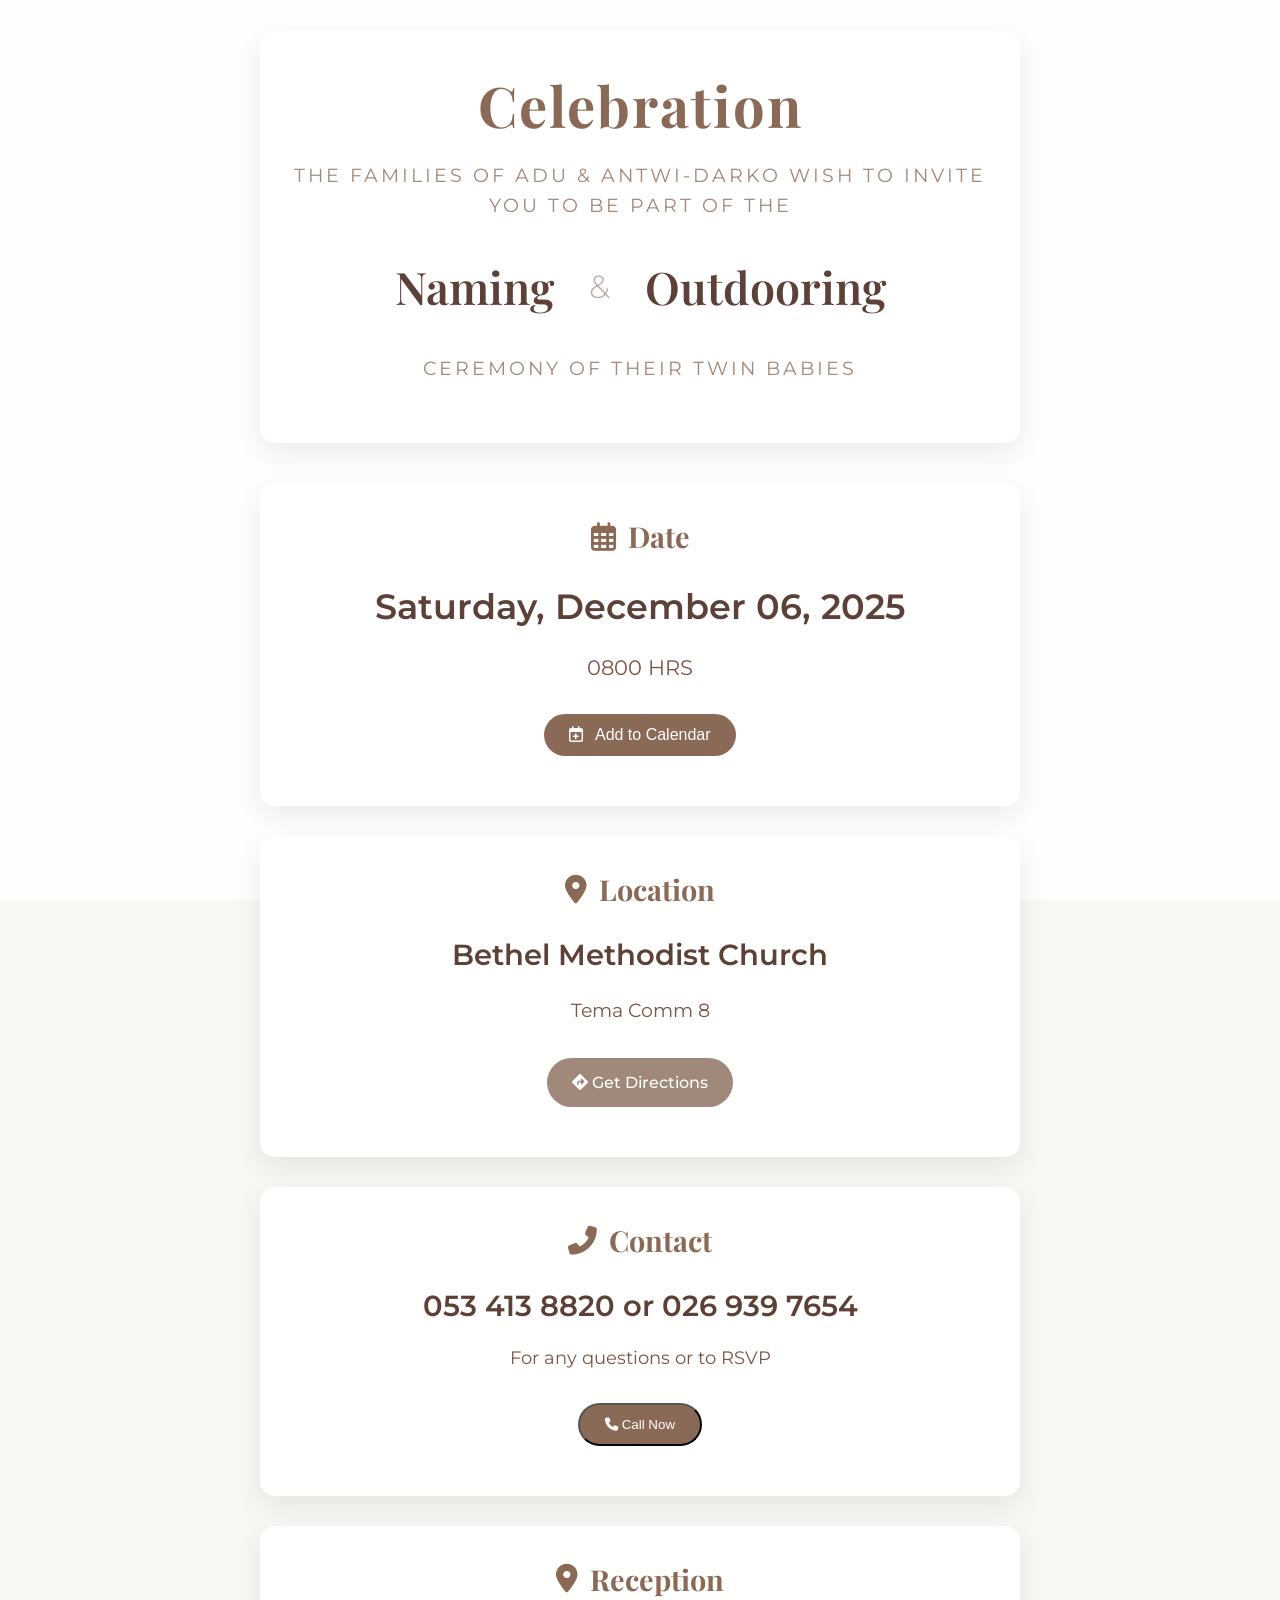
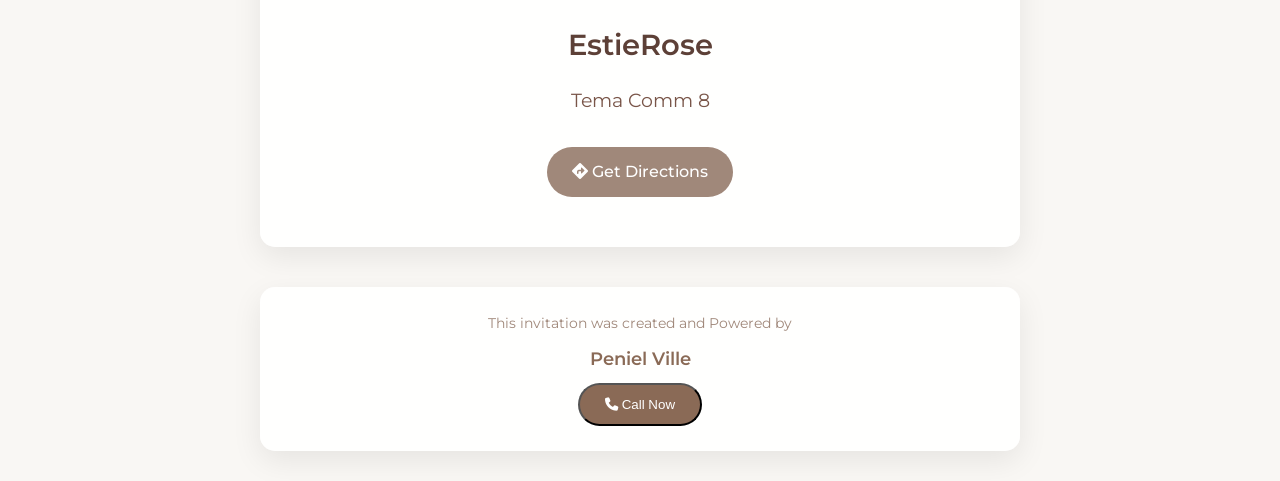
<file: index.html>
<!DOCTYPE html>
<html lang="en">
<head>
    <meta charset="UTF-8">
    <meta name="viewport" content="width=device-width, initial-scale=1.0">
    <title>Adu & Antwi-Darko - Outdooring Ceremony Invitation</title>
    <link rel="stylesheet" href="https://cdnjs.cloudflare.com/ajax/libs/font-awesome/6.4.0/css/all.min.css">
    <link href="https://fonts.googleapis.com/css2?family=Playfair+Display:wght@400;600;700&family=Montserrat:wght@300;400;500&display=swap" rel="stylesheet">
    <link rel="stylesheet" href="/style.css">
   <link rel="stylesheet" href="/responsive.css">
</head>
<body>
    <div class="container">
        <header>
            <h1>Celebration</h1>
            <div class="subtitle">The Families of Adu & Antwi-Darko wish to invite you to be part of the</div>
            
            <div class="couple-names">
                <div class="name">Naming</div>
                <div class="and">&</div>
                <div class="name">Outdooring</div>
            </div>
            
            <p class="subtitle">Ceremony of their twin babies</p>
        </header>
        
        <!-- Date & Calendar Section -->
        <div class="section">
            <h2 class="section-title"><i class="far fa-calendar-alt"></i> Date</h2>
            <div class="date-info">
                <div class="date">Saturday, December 06, 2025</div>
                <div class="time">0800 HRS</div>
                <button class="calendar-btn" id="addToCalendarBtn">
                    <i class="far fa-calendar-plus"></i> Add to Calendar
                </button>
            </div>
        </div>
        
        <!-- Location Section -->
        <div class="section">
            <h2 class="section-title"><i class="fas fa-map-marker-alt"></i> Location</h2>
            <div class="location-info">
                <div class="location">Bethel Methodist Church</div>
                <div class="address">Tema Comm 8</div>
                <a target="_blank" href="https://maps.app.goo.gl/rVMwkoLLuGjv6kPw7?g_st=ipc" class="map-btn">
                    <i class="fas fa-directions"></i> Get Directions
                </a>
            </div>
        </div>
        
        <!-- Contact Section -->
        <div class="section">
            <h2 class="section-title"><i class="fas fa-phone-alt"></i> Contact</h2>
            <div class="contact-info">
                <div class="phone-number">053 413 8820 or 026 939 7654</div>
                <div class="phone-subtext">For any questions or to RSVP</div>
                <button class="call-btn" id="contactCallBtn">
                    <i class="fas fa-phone"></i> Call Now
                </button>
            </div>
        </div>
        
        <!-- Reception Section -->
        <div class="section">
            <h2 class="section-title"><i class="fas fa-map-marker-alt"></i> Reception</h2>
            <div class="location-info">
                <div class="location">EstieRose</div>
                <div class="address">Tema Comm 8</div>
                <a target="_blank" href="https://maps.app.goo.gl/viGDdYcareRw3Sb57?g_st=am

Reception @EstieRose Comm 8, Tema." class="map-btn">
                    <i class="fas fa-directions"></i> Get Directions
                </a>
            </div>
        </div>
        
        <footer>
            <p>This invitation was created and Powered by</p>
            <div class="footer-logo">Peniel Ville</div>
            <button class="call-btn" id="footerCallBtn">
                    <i class="fas fa-phone"></i> Call Now
                </button>
        </footer>
    </div>
    
    <!-- Contact Modal -->
    <div id="contactModal" class="modal">
        <div class="modal-content">
            <span class="close-btn" id="closeContactModal">&times;</span>
            <h2 class="section-title" style="justify-content: flex-start; margin-bottom: 30px;">
                <i class="fas fa-phone-alt"></i> Contact Numbers
            </h2>
            <p style="margin-bottom: 25px; color: #666;">Choose a number to call:</p>
            
            <div class="contact-options">
                <a href="tel:233534138820" class="contact-option">
                    <i class="fas fa-phone"></i>
                    <span>053 413 8820</span>
                </a>
                <a href="tel:233269397654" class="contact-option">
                    <i class="fas fa-phone"></i>
                    <span>026 939 7654</span>
                </a>
            </div>
        </div>
    </div>

    <div id="contactModals" class="modal">
        <div class="modal-content">
            <span class="close-btn" id="closeContactModals">&times;</span>
            <h2 class="section-title" style="justify-content: flex-start; margin-bottom: 30px;">
                <i class="fas fa-phone-alt"></i> Contact Numbers
            </h2>
            <p style="margin-bottom: 25px; color: #666;">Choose a number to call:</p>
            
            <div class="contact-options">
                <a href="tel:233574428980" class="contact-option">
                    <i class="fas fa-phone"></i>
                    <span>057 442 8980</span>
                </a>
                <a href="tel:233249356352" class="contact-option">
                    <i class="fas fa-phone"></i>
                    <span>024 935 6352</span>
                </a>
            </div>
        </div>
    </div>
    
    <!-- Calendar Modal -->
    <div id="calendarModal" class="modal">
        <div class="modal-content">
            <span class="close-btn" id="closeModal">&times;</span>
            <h2 class="section-title" style="justify-content: flex-start; margin-bottom: 30px;">
                <i class="far fa-calendar-alt"></i> Add to Calendar
            </h2>
            <p style="margin-bottom: 20px; color: #666;">Select your calendar to add this event:</p>
            
            <div class="calendar-options">
                <a href="#" class="calendar-option" id="googleCalendar">
                    <i class="fab fa-google"></i>
                    <span>Google Calendar</span>
                </a>
                <a href="#" class="calendar-option" id="appleCalendar">
                    <i class="fab fa-apple"></i>
                    <span>Apple Calendar</span>
                </a>
                <a href="#" class="calendar-option" id="outlookCalendar">
                    <i class="fab fa-microsoft"></i>
                    <span>Outlook</span>
                </a>
                <a href="#" class="calendar-option" id="downloadIcs">
                    <i class="fas fa-download"></i>
                    <span>Download .ics file</span>
                </a>
            </div>
        </div>
    </div>

    <script>
        // Contact Modal Functionality
        const contactCallBtn = document.getElementById('contactCallBtn');
        const footerCallBtn = document.getElementById('footerCallBtn');
        const contactModal = document.getElementById('contactModal');
        const contactModals = document.getElementById('contactModals');
        const closeContactModal = document.getElementById('closeContactModal');
        const closeContactModals = document.getElementById('closeContactModals');
        
        // Open contact modal when "Call Now" is clicked in Contact section
        contactCallBtn.addEventListener('click', function() {
            contactModal.style.display = 'flex';
        });
        
        // Open contact modal when "Call Now" is clicked in Footer
        footerCallBtn.addEventListener('click', function() {
            contactModals.style.display = 'flex';
        });
        
        // Close Contact Section modal when X is clicked
        closeContactModal.addEventListener('click', function() {
            contactModal.style.display = 'none';
        });
        
        // Close Footer modal when X is clicked
        closeContactModals.addEventListener('click', function() {
            contactModals.style.display = 'none';
        });
        
        // Close modals when clicking outside of them
        window.addEventListener('click', function(event) {
            if (event.target === contactModal) {
                contactModal.style.display = 'none';
            }
            if (event.target === contactModals) {
                contactModals.style.display = 'none';
            }
        });
        
        // Calendar Modal Functionality
        const calendarBtn = document.getElementById('addToCalendarBtn');
        const calendarModal = document.getElementById('calendarModal');
        const closeModal = document.getElementById('closeModal');
        
        // Open modal when "Add to Calendar" is clicked
        calendarBtn.addEventListener('click', function() {
            calendarModal.style.display = 'flex';
        });
        
        // Close modal when X is clicked
        closeModal.addEventListener('click', function() {
            calendarModal.style.display = 'none';
        });
        
        // Close modal when clicking outside of it
        window.addEventListener('click', function(event) {
            if (event.target === calendarModal) {
                calendarModal.style.display = 'none';
            }
        });
        
        // Calendar option click handlers
        document.getElementById('googleCalendar').addEventListener('click', function(e) {
            e.preventDefault();
            const eventTitle = 'Naming & Outdooring Ceremony - Adu & Antwi-Darko';
            const eventDescription = 'Naming and Outdooring ceremony of twin babies';
            const location = 'Bethel Methodist Church, Tema Comm 8';
            const startDate = '20251206T080000';
            const endDate = '20251206T120000';
            
            const googleCalendarUrl = `https://calendar.google.com/calendar/render?action=TEMPLATE&text=${encodeURIComponent(eventTitle)}&details=${encodeURIComponent(eventDescription)}&location=${encodeURIComponent(location)}&dates=${startDate}/${endDate}`;
            window.open(googleCalendarUrl, '_blank');
        });
        
        document.getElementById('appleCalendar').addEventListener('click', function(e) {
            e.preventDefault();
            const icsContent = generateICSContent();
            const blob = new Blob([icsContent], { type: 'text/calendar' });
            const url = URL.createObjectURL(blob);
            const link = document.createElement('a');
            link.href = url;
            link.download = 'naming-outdooring.ics';
            document.body.appendChild(link);
            link.click();
            document.body.removeChild(link);
            URL.revokeObjectURL(url);
        });
        
        document.getElementById('outlookCalendar').addEventListener('click', function(e) {
            e.preventDefault();
            const eventTitle = 'Naming & Outdooring Ceremony - Adu & Antwi-Darko';
            const eventDescription = 'Naming and Outdooring ceremony of twin babies';
            const location = 'Bethel Methodist Church, Tema Comm 8';
            const startDate = '2025-12-06T08:00:00';
            const endDate = '2025-12-06T12:00:00';
            
            const outlookUrl = `https://outlook.live.com/calendar/0/deeplink/compose?subject=${encodeURIComponent(eventTitle)}&body=${encodeURIComponent(eventDescription)}&location=${encodeURIComponent(location)}&startdt=${encodeURIComponent(startDate)}&enddt=${encodeURIComponent(endDate)}`;
            window.open(outlookUrl, '_blank');
        });
        
        document.getElementById('downloadIcs').addEventListener('click', function(e) {
            e.preventDefault();
            const icsContent = generateICSContent();
            const blob = new Blob([icsContent], { type: 'text/calendar' });
            const url = URL.createObjectURL(blob);
            const link = document.createElement('a');
            link.href = url;
            link.download = 'naming-outdooring.ics';
            document.body.appendChild(link);
            link.click();
            document.body.removeChild(link);
            URL.revokeObjectURL(url);
        });
        
        // Function to generate ICS file content
        function generateICSContent() {
            const icsContent = `BEGIN:VCALENDAR
VERSION:2.0
PRODID:-//Naming & Outdooring Ceremony//EN
CALSCALE:GREGORIAN
METHOD:PUBLISH
X-WR-CALNAME:Naming & Outdooring Ceremony
X-WR-TIMEZONE:Africa/Accra
BEGIN:VEVENT
UID:naming-outdooring-2025@example.com
DTSTAMP:20251203T000000Z
DTSTART:20251206T080000
DTEND:20251206T120000
SUMMARY:Naming & Outdooring Ceremony - Adu & Antwi-Darko
DESCRIPTION:Naming and Outdooring ceremony of the twin babies of the Adu & Antwi-Darko families
LOCATION:Bethel Methodist Church, Tema Comm 8, Ghana
STATUS:CONFIRMED
SEQUENCE:0
END:VEVENT
END:VCALENDAR`;
            return icsContent;
        }
        
        // Map button click handler
        // document.querySelector('.map-btn').addEventListener('click', function(e) {
        //     e.preventDefault();
        //     alert('This would open a map to the location. ');
        // });
        
        // Gift registry button click handler
        document.querySelector('.gift-btn').addEventListener('click', function(e) {
            e.preventDefault();
            alert('This would open the gift registry. This is a demo.');
        });
        
        // Add some visual effect when page loads
        document.addEventListener('DOMContentLoaded', function() {
            const sections = document.querySelectorAll('.section');
            sections.forEach((section, index) => {
                section.style.opacity = '0';
                section.style.transform = 'translateY(20px)';
                
                setTimeout(() => {
                    section.style.transition = 'opacity 0.6s ease, transform 0.6s ease';
                    section.style.opacity = '1';
                    section.style.transform = 'translateY(0)';
                }, 300 + (index * 200));
            });
        });
    </script>
</body>
</html>
</file>
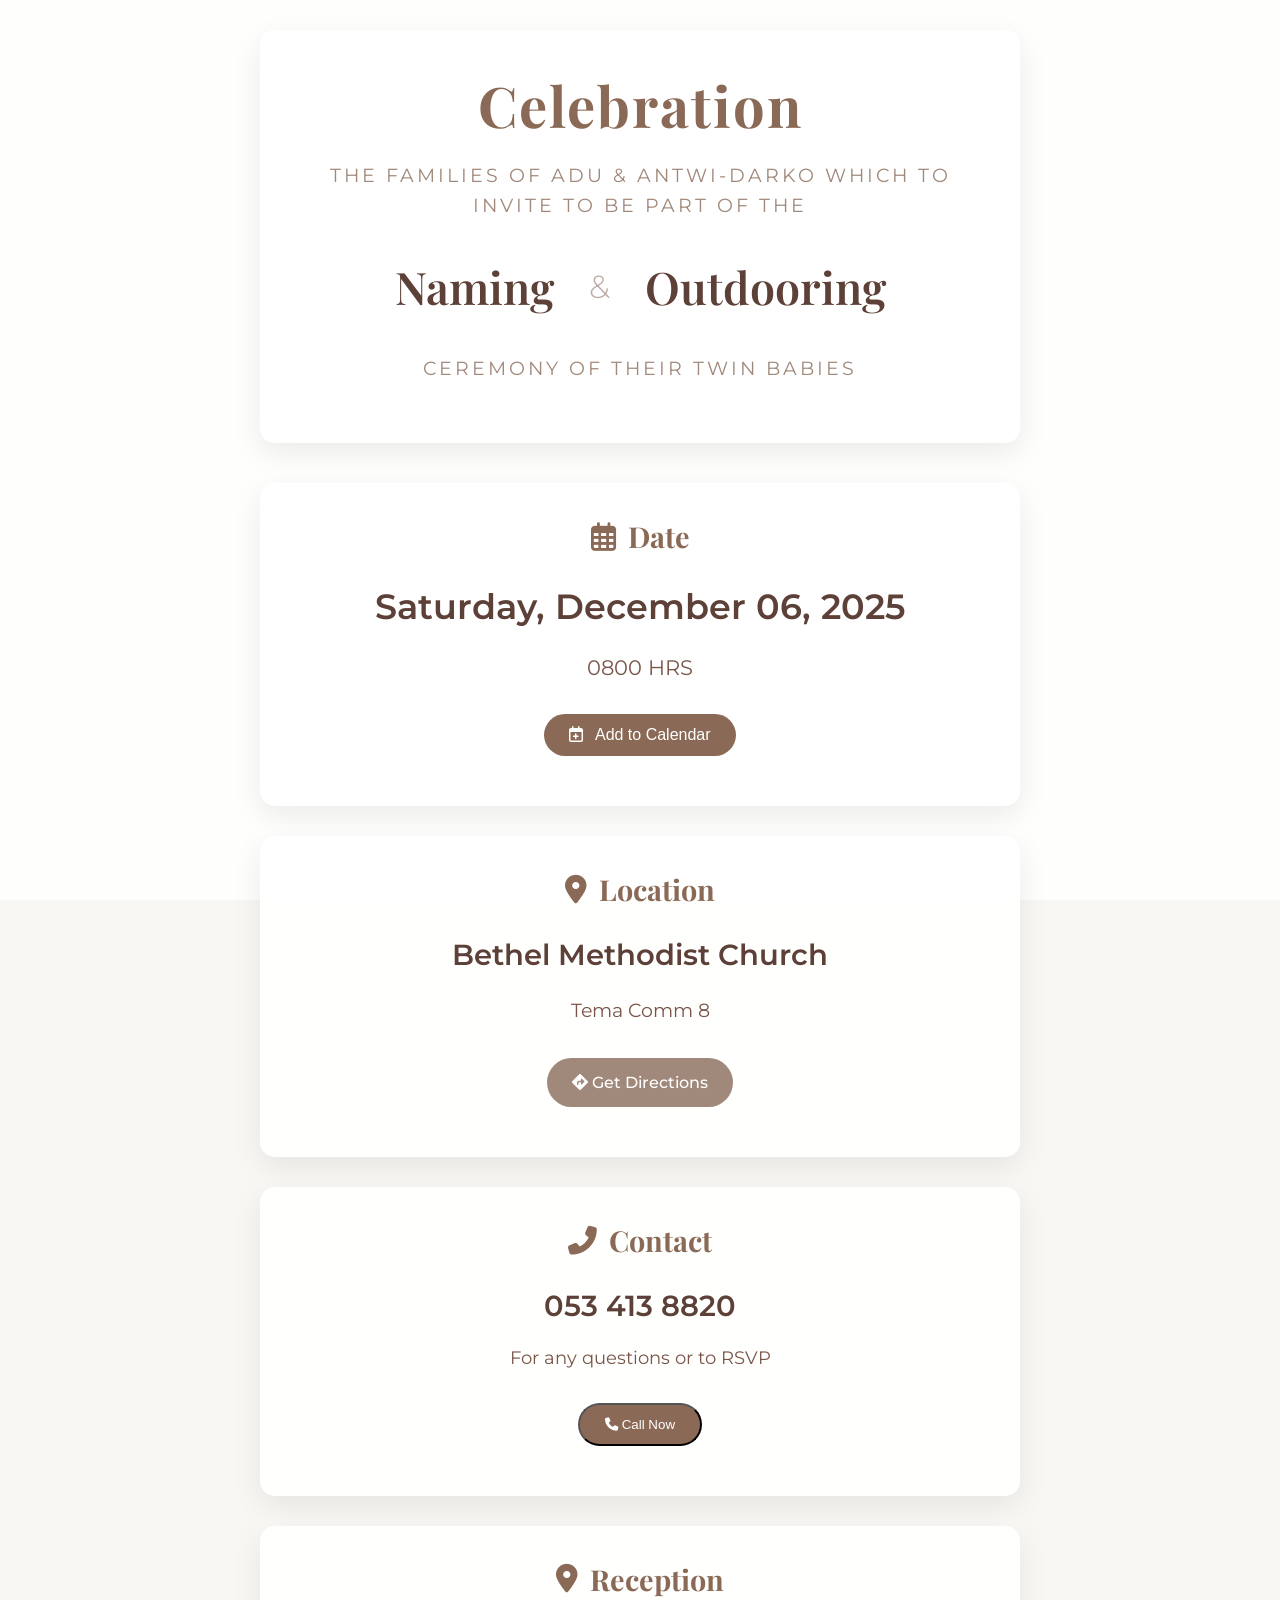
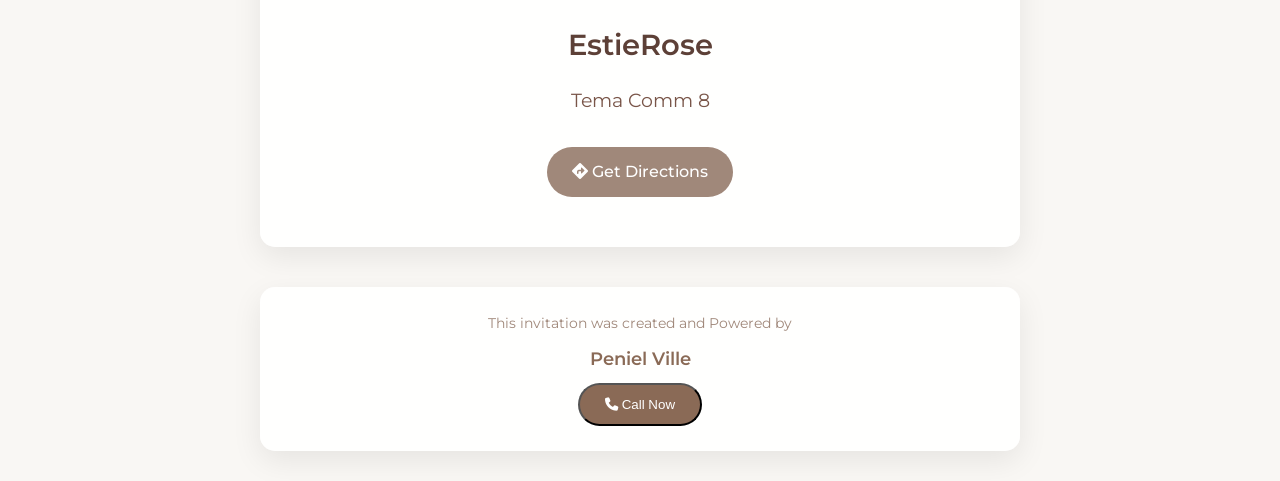
<file: invitation.html>
<!DOCTYPE html>
<html lang="en">
<head>
    <meta charset="UTF-8">
    <meta name="viewport" content="width=device-width, initial-scale=1.0">
    <title>Adu & Antwi-Darko - Outdooring Ceremony Invitation</title>
    <link rel="stylesheet" href="https://cdnjs.cloudflare.com/ajax/libs/font-awesome/6.4.0/css/all.min.css">
    <link href="https://fonts.googleapis.com/css2?family=Playfair+Display:wght@400;600;700&family=Montserrat:wght@300;400;500&display=swap" rel="stylesheet">
    <link rel="stylesheet" href="/style.css">
   <link rel="stylesheet" href="/responsive.css">
</head>
<body>
    <div class="container">
        <header>
            <h1>Celebration</h1>
            <div class="subtitle">The Families of Adu & Antwi-Darko which to invite to be part of the</div>
            
            <div class="couple-names">
                <div class="name">Naming</div>
                <div class="and">&</div>
                <div class="name">Outdooring</div>
            </div>
            
            <p class="subtitle">Ceremony of their twin babies</p>
        </header>
        
        <!-- Date & Calendar Section -->
        <div class="section">
            <h2 class="section-title"><i class="far fa-calendar-alt"></i> Date</h2>
            <div class="date-info">
                <div class="date">Saturday, December 06, 2025</div>
                <div class="time">0800 HRS</div>
                <button class="calendar-btn" id="addToCalendarBtn">
                    <i class="far fa-calendar-plus"></i> Add to Calendar
                </button>
            </div>
        </div>
        
        <!-- Location Section -->
        <div class="section">
            <h2 class="section-title"><i class="fas fa-map-marker-alt"></i> Location</h2>
            <div class="location-info">
                <div class="location">Bethel Methodist Church</div>
                <div class="address">Tema Comm 8</div>
                <a target="_blank" href="https://maps.app.goo.gl/rVMwkoLLuGjv6kPw7?g_st=ipc" class="map-btn">
                    <i class="fas fa-directions"></i> Get Directions
                </a>
            </div>
        </div>
        
        <!-- Contact Section -->
        <div class="section">
            <h2 class="section-title"><i class="fas fa-phone-alt"></i> Contact</h2>
            <div class="contact-info">
                <div class="phone-number">053 413 8820</div>
                <div class="phone-subtext">For any questions or to RSVP</div>
                <button class="call-btn" id="contactCallBtn">
                    <i class="fas fa-phone"></i> Call Now
                </button>
            </div>
        </div>
        
        <!-- Reception Section -->
        <div class="section">
            <h2 class="section-title"><i class="fas fa-map-marker-alt"></i> Reception</h2>
            <div class="location-info">
                <div class="location">EstieRose</div>
                <div class="address">Tema Comm 8</div>
                <a target="_blank" href="https://maps.app.goo.gl/viGDdYcareRw3Sb57?g_st=am

Reception @EstieRose Comm 8, Tema." class="map-btn">
                    <i class="fas fa-directions"></i> Get Directions
                </a>
            </div>
        </div>
        
        <footer>
            <p>This invitation was created and Powered by</p>
            <div class="footer-logo">Peniel Ville</div>
            <button class="call-btn" id="footerCallBtn">
                    <i class="fas fa-phone"></i> Call Now
                </button>
        </footer>
    </div>
    
    <!-- Contact Modal -->
    <div id="contactModal" class="modal">
        <div class="modal-content">
            <span class="close-btn" id="closeContactModal">&times;</span>
            <h2 class="section-title" style="justify-content: flex-start; margin-bottom: 30px;">
                <i class="fas fa-phone-alt"></i> Contact Numbers
            </h2>
            <p style="margin-bottom: 25px; color: #666;">Choose a number to call:</p>
            
            <div class="contact-options">
                <a href="tel:233534138820" class="contact-option">
                    <i class="fas fa-phone"></i>
                    <span>053 413 8820</span>
                </a>
                <a href="tel:233269397654" class="contact-option">
                    <i class="fas fa-phone"></i>
                    <span>026 939 7654</span>
                </a>
            </div>
        </div>
    </div>

    <div id="contactModals" class="modal">
        <div class="modal-content">
            <span class="close-btn" id="closeContactModal">&times;</span>
            <h2 class="section-title" style="justify-content: flex-start; margin-bottom: 30px;">
                <i class="fas fa-phone-alt"></i> Contact Numbers
            </h2>
            <p style="margin-bottom: 25px; color: #666;">Choose a number to call:</p>
            
            <div class="contact-options">
                <a href="tel:233574428980" class="contact-option">
                    <i class="fas fa-phone"></i>
                    <span>057 442 8980</span>
                </a>
                <a href="tel:233249356352" class="contact-option">
                    <i class="fas fa-phone"></i>
                    <span>024 935 6352</span>
                </a>
            </div>
        </div>
    </div>
    
    <!-- Calendar Modal -->
    <div id="calendarModal" class="modal">
        <div class="modal-content">
            <span class="close-btn" id="closeModal">&times;</span>
            <h2 class="section-title" style="justify-content: flex-start; margin-bottom: 30px;">
                <i class="far fa-calendar-alt"></i> Add to Calendar
            </h2>
            <p style="margin-bottom: 20px; color: #666;">Select your calendar to add this event:</p>
            
            <div class="calendar-options">
                <a href="#" class="calendar-option" id="googleCalendar">
                    <i class="fab fa-google"></i>
                    <span>Google Calendar</span>
                </a>
                <a href="#" class="calendar-option" id="appleCalendar">
                    <i class="fab fa-apple"></i>
                    <span>Apple Calendar</span>
                </a>
                <a href="#" class="calendar-option" id="outlookCalendar">
                    <i class="fab fa-microsoft"></i>
                    <span>Outlook</span>
                </a>
                <a href="#" class="calendar-option" id="downloadIcs">
                    <i class="fas fa-download"></i>
                    <span>Download .ics file</span>
                </a>
            </div>
        </div>
    </div>

    <script>
        // Contact Modal Functionality
        const contactCallBtn = document.getElementById('contactCallBtn');
        const footerCallBtn = document.getElementById('footerCallBtn');
        const contactModals = document.getElementById('contactModals');
        const closeContactModal = document.getElementById('closeContactModal');
        
        // Open contact modal when "Call Now" is clicked
        contactCallBtn.addEventListener('click', function() {
            contactModal.style.display = 'flex';
        });
        
        footerCallBtn.addEventListener('click', function() {
            contactModals.style.display = 'flex';
        });
        
        // Close modal when X is clicked
        closeContactModal.addEventListener('click', function() {
            contactModal.style.display = 'none';
        });
        closeContactModal.addEventListener('click', function() {
            contactModals.style.display = 'none';
        });
        
        // Close modal when clicking outside of it
        window.addEventListener('click', function(event) {
            if (event.target === contactModal) {
                contactModal.style.display = 'none';
            }
        });
        
        // Calendar Modal Functionality
        const calendarBtn = document.getElementById('addToCalendarBtn');
        const calendarModal = document.getElementById('calendarModal');
        const closeModal = document.getElementById('closeModal');
        
        // Open modal when "Add to Calendar" is clicked
        calendarBtn.addEventListener('click', function() {
            calendarModal.style.display = 'flex';
        });
        
        // Close modal when X is clicked
        closeModal.addEventListener('click', function() {
            calendarModal.style.display = 'none';
        });
        
        // Close modal when clicking outside of it
        window.addEventListener('click', function(event) {
            if (event.target === calendarModal) {
                calendarModal.style.display = 'none';
            }
        });
        
        // Calendar option click handlers
        document.getElementById('googleCalendar').addEventListener('click', function(e) {
            e.preventDefault();
            const eventTitle = 'Naming & Outdooring Ceremony - Adu & Antwi-Darko';
            const eventDescription = 'Naming and Outdooring ceremony of twin babies';
            const location = 'Bethel Methodist Church, Tema Comm 8';
            const startDate = '20251206T080000';
            const endDate = '20251206T120000';
            
            const googleCalendarUrl = `https://calendar.google.com/calendar/render?action=TEMPLATE&text=${encodeURIComponent(eventTitle)}&details=${encodeURIComponent(eventDescription)}&location=${encodeURIComponent(location)}&dates=${startDate}/${endDate}`;
            window.open(googleCalendarUrl, '_blank');
        });
        
        document.getElementById('appleCalendar').addEventListener('click', function(e) {
            e.preventDefault();
            const icsContent = generateICSContent();
            const blob = new Blob([icsContent], { type: 'text/calendar' });
            const url = URL.createObjectURL(blob);
            const link = document.createElement('a');
            link.href = url;
            link.download = 'naming-outdooring.ics';
            document.body.appendChild(link);
            link.click();
            document.body.removeChild(link);
            URL.revokeObjectURL(url);
        });
        
        document.getElementById('outlookCalendar').addEventListener('click', function(e) {
            e.preventDefault();
            const eventTitle = 'Naming & Outdooring Ceremony - Adu & Antwi-Darko';
            const eventDescription = 'Naming and Outdooring ceremony of twin babies';
            const location = 'Bethel Methodist Church, Tema Comm 8';
            const startDate = '2025-12-06T08:00:00';
            const endDate = '2025-12-06T12:00:00';
            
            const outlookUrl = `https://outlook.live.com/calendar/0/deeplink/compose?subject=${encodeURIComponent(eventTitle)}&body=${encodeURIComponent(eventDescription)}&location=${encodeURIComponent(location)}&startdt=${encodeURIComponent(startDate)}&enddt=${encodeURIComponent(endDate)}`;
            window.open(outlookUrl, '_blank');
        });
        
        document.getElementById('downloadIcs').addEventListener('click', function(e) {
            e.preventDefault();
            const icsContent = generateICSContent();
            const blob = new Blob([icsContent], { type: 'text/calendar' });
            const url = URL.createObjectURL(blob);
            const link = document.createElement('a');
            link.href = url;
            link.download = 'naming-outdooring.ics';
            document.body.appendChild(link);
            link.click();
            document.body.removeChild(link);
            URL.revokeObjectURL(url);
        });
        
        // Function to generate ICS file content
        function generateICSContent() {
            const icsContent = `BEGIN:VCALENDAR
VERSION:2.0
PRODID:-//Naming & Outdooring Ceremony//EN
CALSCALE:GREGORIAN
METHOD:PUBLISH
X-WR-CALNAME:Naming & Outdooring Ceremony
X-WR-TIMEZONE:Africa/Accra
BEGIN:VEVENT
UID:naming-outdooring-2025@example.com
DTSTAMP:20251203T000000Z
DTSTART:20251206T080000
DTEND:20251206T120000
SUMMARY:Naming & Outdooring Ceremony - Adu & Antwi-Darko
DESCRIPTION:Naming and Outdooring ceremony of the twin babies of the Adu & Antwi-Darko families
LOCATION:Bethel Methodist Church, Tema Comm 8, Ghana
STATUS:CONFIRMED
SEQUENCE:0
END:VEVENT
END:VCALENDAR`;
            return icsContent;
        }
        
        // Map button click handler
        // document.querySelector('.map-btn').addEventListener('click', function(e) {
        //     e.preventDefault();
        //     alert('This would open a map to the location. ');
        // });
        
        // Gift registry button click handler
        document.querySelector('.gift-btn').addEventListener('click', function(e) {
            e.preventDefault();
            alert('This would open the gift registry. This is a demo.');
        });
        
        // Add some visual effect when page loads
        document.addEventListener('DOMContentLoaded', function() {
            const sections = document.querySelectorAll('.section');
            sections.forEach((section, index) => {
                section.style.opacity = '0';
                section.style.transform = 'translateY(20px)';
                
                setTimeout(() => {
                    section.style.transition = 'opacity 0.6s ease, transform 0.6s ease';
                    section.style.opacity = '1';
                    section.style.transform = 'translateY(0)';
                }, 300 + (index * 200));
            });
        });
    </script>
</body>
</html>
</file>
<file: style.css>
* {
            margin: 0;
            padding: 0;
            box-sizing: border-box;
        }
        
        body {
            font-family: 'Montserrat', sans-serif;
            background-color: #f9f7f4;
            color: #333;
            line-height: 1.6;
            background-image: url('https://images.unsplash.com/photo-1511795409834-ef04bbd61622?ixlib=rb-1.2.1&auto=format&fit=crop&w=1350&q=80');
            background-size: cover;
            background-position: center;
            background-attachment: fixed;
            position: relative;
        }
        
        body::before {
            content: '';
            position: fixed;
            top: 0;
            left: 0;
            width: 100%;
            height: 100%;
            background-color: rgba(255, 255, 255, 0.85);
            z-index: -1;
        }
        
        .container {
            max-width: 800px;
            margin: 0 auto;
            padding: 30px 20px;
        }
        
        header {
            text-align: center;
            margin-bottom: 40px;
            padding: 30px;
            background-color: rgba(255, 255, 255, 0.9);
            border-radius: 15px;
            box-shadow: 0 10px 30px rgba(0, 0, 0, 0.08);
        }
        
        h1 {
            font-family: 'Playfair Display', serif;
            font-size: 3.5rem;
            font-weight: 700;
            color: #8a6a56;
            margin-bottom: 10px;
            letter-spacing: 2px;
        }
        
        .subtitle {
            font-size: 1.2rem;
            color: #a0887a;
            font-weight: 400;
            letter-spacing: 3px;
            text-transform: uppercase;
            margin-bottom: 30px;
        }
        
        .couple-names {
            display: flex;
            justify-content: center;
            align-items: center;
            margin: 30px 0;
            flex-wrap: wrap;
        }
        
        .name {
            font-family: 'Playfair Display', serif;
            font-size: 2.8rem;
            font-weight: 600;
            color: #5d4037;
            padding: 0 25px;
            position: relative;
        }
        
        .and {
            font-size: 2rem;
            color: #bcaaa4;
            font-weight: 300;
            margin: 0 10px;
        }
        
        .section {
            background-color: rgba(255, 255, 255, 0.9);
            border-radius: 15px;
            padding: 30px;
            margin-bottom: 30px;
            box-shadow: 0 10px 30px rgba(0, 0, 0, 0.08);
        }
        
        .section-title {
            font-family: 'Playfair Display', serif;
            font-size: 1.8rem;
            color: #8a6a56;
            margin-bottom: 20px;
            text-align: center;
            display: flex;
            align-items: center;
            justify-content: center;
        }
        
        .section-title i {
            margin-right: 12px;
        }
        
        .date-info, .location-info, .contact-info, .gift-info {
            text-align: center;
            margin: 20px 0;
        }
        
        .date {
            font-size: 2.2rem;
            font-weight: 600;
            color: #5d4037;
            margin-bottom: 15px;
        }
        
        .time {
            font-size: 1.3rem;
            color: #795548;
            margin-bottom: 20px;
        }
        
        .calendar-btn {
            display: inline-block;
            background-color: #8a6a56;
            color: white;
            padding: 12px 25px;
            border-radius: 50px;
            text-decoration: none;
            font-weight: 500;
            margin-top: 10px;
            transition: all 0.3s ease;
            border: none;
            cursor: pointer;
            font-size: 1rem;
        }
        
        .calendar-btn:hover {
            background-color: #6d5241;
            transform: translateY(-3px);
            box-shadow: 0 5px 15px rgba(0, 0, 0, 0.1);
        }
        
        .calendar-btn i {
            margin-right: 8px;
        }
        
        .location {
            font-size: 1.8rem;
            font-weight: 600;
            color: #5d4037;
            margin-bottom: 15px;
        }
        
        .address {
            font-size: 1.2rem;
            color: #795548;
            margin-bottom: 20px;
            line-height: 1.8;
        }
        
        .map-btn {
            display: inline-block;
            background-color: #a0887a;
            color: white;
            padding: 12px 25px;
            border-radius: 50px;
            text-decoration: none;
            font-weight: 500;
            margin-top: 10px;
            transition: all 0.3s ease;
        }
        
        .map-btn:hover {
            background-color: #8a6a56;
            transform: translateY(-3px);
            box-shadow: 0 5px 15px rgba(0, 0, 0, 0.1);
        }
        
        .phone-number {
            font-size: 1.8rem;
            font-weight: 600;
            color: #5d4037;
            margin-bottom: 15px;
        }
        
        .phone-subtext {
            font-size: 1.1rem;
            color: #795548;
            margin-bottom: 20px;
        }
        
        .call-btn {
            display: inline-block;
            background-color: #8a6a56;
            color: white;
            padding: 12px 25px;
            border-radius: 50px;
            text-decoration: none;
            font-weight: 500;
            margin-top: 10px;
            transition: all 0.3s ease;
        }
        
        .call-btn:hover {
            background-color: #6d5241;
            transform: translateY(-3px);
            box-shadow: 0 5px 15px rgba(0, 0, 0, 0.1);
        }
        
        .gift-text {
            font-size: 1.2rem;
            color: #795548;
            margin-bottom: 25px;
            line-height: 1.8;
        }
        
        .gift-btn {
            display: inline-block;
            background-color: #a0887a;
            color: white;
            padding: 12px 25px;
            border-radius: 50px;
            text-decoration: none;
            font-weight: 500;
            margin-top: 10px;
            transition: all 0.3s ease;
        }
        
        .gift-btn:hover {
            background-color: #8a6a56;
            transform: translateY(-3px);
            box-shadow: 0 5px 15px rgba(0, 0, 0, 0.1);
        }
        
        footer {
            text-align: center;
            margin-top: 40px;
            padding: 25px;
            color: #a0887a;
            font-size: 0.9rem;
            background-color: rgba(255, 255, 255, 0.9);
            border-radius: 15px;
            box-shadow: 0 10px 30px rgba(0, 0, 0, 0.08);
        }
        
        .footer-logo {
            font-weight: 600;
            color: #8a6a56;
            margin-top: 10px;
            font-size: 1.1rem;
        }

        /* Calendar Modal */
        .modal {
            display: none;
            position: fixed;
            z-index: 100;
            left: 0;
            top: 0;
            width: 100%;
            height: 100%;
            background-color: rgba(0, 0, 0, 0.7);
            align-items: center;
            justify-content: center;
        }
        
        .modal-content {
            background-color: white;
            padding: 30px;
            border-radius: 15px;
            width: 90%;
            max-width: 500px;
            box-shadow: 0 15px 40px rgba(0, 0, 0, 0.2);
            position: relative;
        }
        
        .close-btn {
            position: absolute;
            top: 15px;
            right: 20px;
            font-size: 1.8rem;
            color: #8a6a56;
            cursor: pointer;
        }
        
        .calendar-options {
            display: flex;
            flex-direction: column;
            gap: 15px;
            margin-top: 20px;
        }
        
        .calendar-option {
            display: flex;
            align-items: center;
            padding: 15px;
            border: 1px solid #e0e0e0;
            border-radius: 10px;
            transition: all 0.3s ease;
            text-decoration: none;
            color: #333;
        }
        
        .calendar-option:hover {
            background-color: #f5f5f5;
            transform: translateY(-3px);
            box-shadow: 0 5px 15px rgba(0, 0, 0, 0.05);
        }
        
        .calendar-option i {
            font-size: 1.5rem;
            margin-right: 15px;
            color: #8a6a56;
            width: 30px;
        }
        
        .calendar-option span {
            font-weight: 500;
        }

        /* Contact Modal */
        .contact-options {
            display: flex;
            flex-direction: column;
            gap: 15px;
            margin-top: 20px;
        }
        
        .contact-option {
            display: flex;
            align-items: center;
            padding: 15px;
            border: 1px solid #e0e0e0;
            border-radius: 10px;
            transition: all 0.3s ease;
            text-decoration: none;
            color: #333;
        }
        
        .contact-option:hover {
            background-color: #f5f5f5;
            transform: translateY(-3px);
            box-shadow: 0 5px 15px rgba(0, 0, 0, 0.05);
        }
        
        .contact-option i {
            font-size: 1.5rem;
            margin-right: 15px;
            color: #8a6a56;
            width: 30px;
        }
        
        .contact-option span {
            font-weight: 500;
        }
</file>
<file: responsive.css>
@media (max-width: 768px) {
            h1 {
                font-size: 2.5rem;
            }
            
            .name {
                font-size: 2rem;
            }
            
            .date {
                font-size: 1.8rem;
            }
            
            .phone-number {
                font-size: 1.5rem;
            }
            
            .container {
                padding: 15px;
            }
            
            .section {
                padding: 20px;
            }
        }
        
        @media (max-width: 480px) {
            .couple-names {
                flex-direction: column;
            }
            
            .name {
                padding: 10px 0;
            }
            
            .and {
                margin: 10px 0;
            }
        }
</file>
